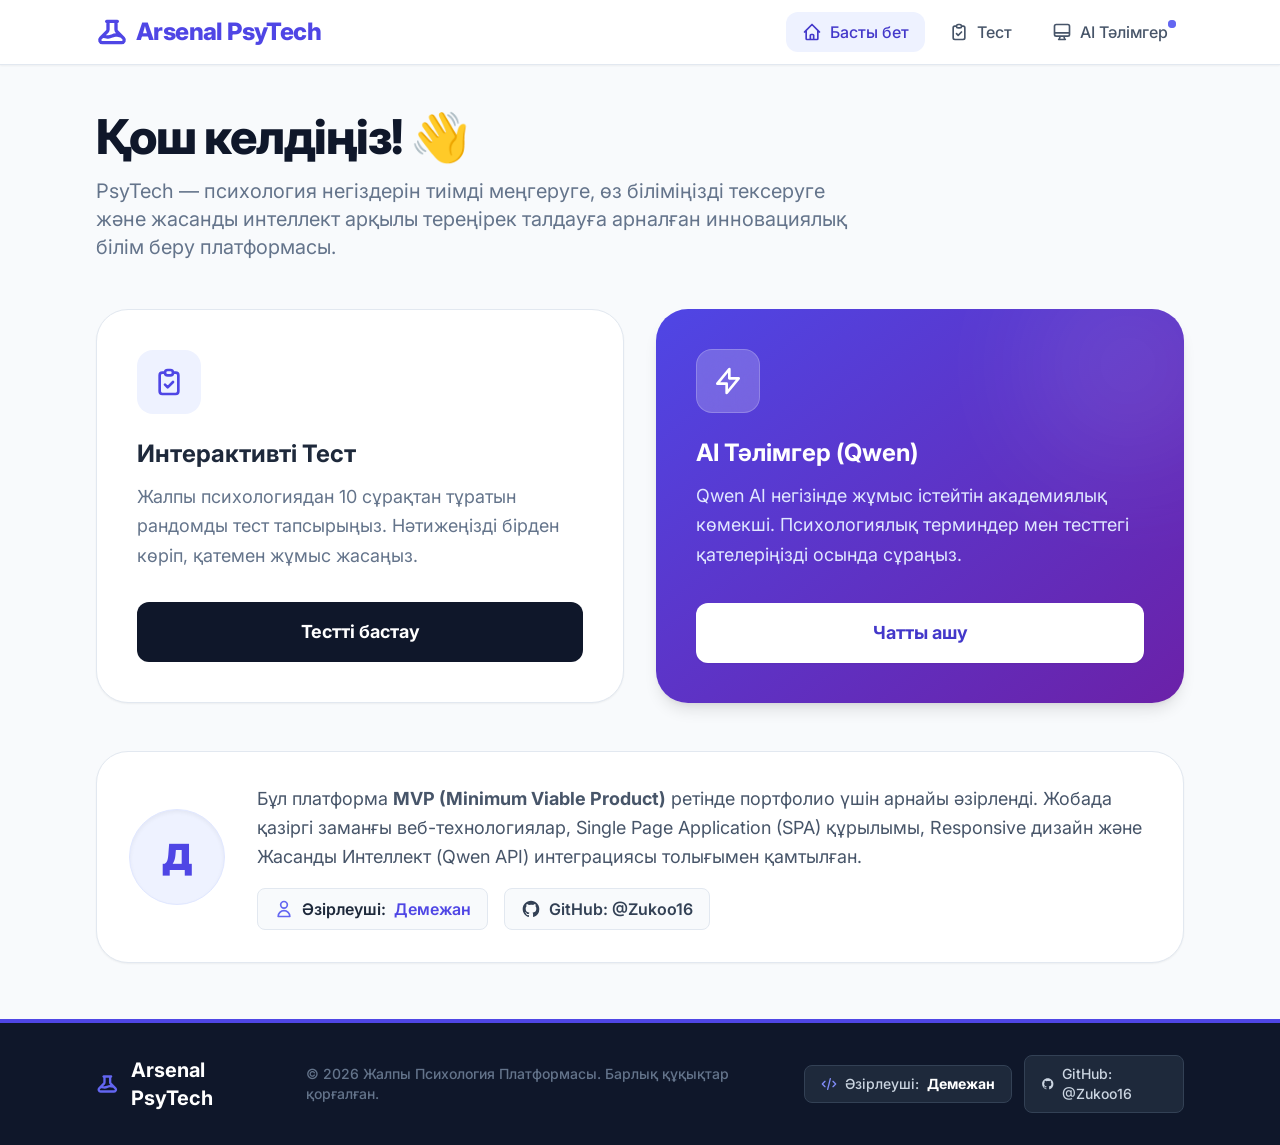
<file: android/assets/index.html>
<!DOCTYPE html>
<html lang="kk">
<head>
    <meta charset="UTF-8">
    <meta name="viewport" content="width=device-width, initial-scale=1.0">
    <title>Arsenal PsyTech: Психология Платформасы</title>
    <link rel="stylesheet" href="tailwind.css">
    <link href="https://fonts.googleapis.com/css2?family=Inter:wght@300;400;500;600;700;800&display=swap" rel="stylesheet">
    <style>
        body { font-family: 'Inter', sans-serif; background-color: #f8fafc; }
        .fade-in { animation: fadeIn 0.4s ease-in-out; }
        @keyframes fadeIn { from { opacity: 0; transform: translateY(10px); } to { opacity: 1; transform: translateY(0); } }
        
        /* Quiz specific styles */
        .option-label { transition: all 0.2s; cursor: pointer; }
        .option-label:hover { background-color: #f1f5f9; border-color: #cbd5e1; }
        .option-label.selected { border-color: #4f46e5; background-color: #e0e7ff; }
        
        /* Custom scrollbar */
        ::-webkit-scrollbar { width: 8px; }
        ::-webkit-scrollbar-track { background: transparent; }
        ::-webkit-scrollbar-thumb { background-color: #cbd5e1; border-radius: 10px; }

        /* Loader */
        .typing-indicator span {
            display: inline-block;
            width: 8px;
            height: 8px;
            background-color: #818cf8;
            border-radius: 50%;
            animation: bounce 1.4s infinite ease-in-out both;
        }
        .typing-indicator span:nth-child(1) { animation-delay: -0.32s; }
        .typing-indicator span:nth-child(2) { animation-delay: -0.16s; }
        @keyframes bounce { 0%, 80%, 100% { transform: scale(0); } 40% { transform: scale(1); } }
    </style>
</head>
<body class="text-slate-800 flex flex-col min-h-screen">

    <!-- Header / Navigation -->
    <header class="bg-white border-b border-slate-200 shadow-sm sticky top-0 z-50">
        <div class="max-w-6xl mx-auto px-4 sm:px-6 lg:px-8">
            <div class="flex justify-between items-center h-16">
                <!-- Logo -->
                <div class="flex items-center gap-2 text-indigo-600 font-extrabold text-2xl tracking-tight cursor-pointer" onclick="navigate('dashboard')">
                    <svg class="w-8 h-8" fill="none" stroke="currentColor" viewBox="0 0 24 24"><path stroke-linecap="round" stroke-linejoin="round" stroke-width="2.5" d="M19.428 15.428a2 2 0 00-1.022-.547l-2.387-.477a6 6 0 00-3.86.517l-.318.158a6 6 0 01-3.86.517L6.05 15.21a2 2 0 00-1.806.547M8 4h8l-1 1v5.172a2 2 0 00.586 1.414l5 5c1.26 1.26.367 3.414-1.415 3.414H4.828c-1.782 0-2.674-2.154-1.414-3.414l5-5A2 2 0 009 10.172V5L8 4z"/></svg>
                    Arsenal PsyTech
                </div>
                
                <!-- Desktop Nav -->
                <nav class="hidden md:flex space-x-2">
                    <button onclick="navigate('dashboard')" id="nav-dashboard" class="px-4 py-2 rounded-xl font-medium bg-indigo-50 text-indigo-700 transition flex items-center gap-2">
                        <svg class="w-5 h-5" fill="none" stroke="currentColor" viewBox="0 0 24 24"><path stroke-linecap="round" stroke-linejoin="round" stroke-width="2" d="M3 12l2-2m0 0l7-7 7 7M5 10v10a1 1 0 001 1h3m10-11l2 2m-2-2v10a1 1 0 01-1 1h-3m-6 0a1 1 0 001-1v-4a1 1 0 011-1h2a1 1 0 011 1v4a1 1 0 001 1m-6 0h6"/></svg>
                        Басты бет
                    </button>
                    <button onclick="navigate('quiz')" id="nav-quiz" class="px-4 py-2 rounded-xl font-medium text-slate-600 hover:bg-slate-50 hover:text-slate-900 transition flex items-center gap-2">
                        <svg class="w-5 h-5" fill="none" stroke="currentColor" viewBox="0 0 24 24"><path stroke-linecap="round" stroke-linejoin="round" stroke-width="2" d="M9 5H7a2 2 0 00-2 2v12a2 2 0 002 2h10a2 2 0 002-2V7a2 2 0 00-2-2h-2M9 5a2 2 0 002 2h2a2 2 0 002-2M9 5a2 2 0 012-2h2a2 2 0 012 2m-6 9l2 2 4-4"/></svg>
                        Тест
                    </button>
                    <button onclick="navigate('ai')" id="nav-ai" class="px-4 py-2 rounded-xl font-medium text-slate-600 hover:bg-slate-50 hover:text-slate-900 transition flex items-center gap-2 relative">
                        <svg class="w-5 h-5" fill="none" stroke="currentColor" viewBox="0 0 24 24"><path stroke-linecap="round" stroke-linejoin="round" stroke-width="2" d="M9.75 17L9 20l-1 1h8l-1-1-.75-3M3 13h18M5 17h14a2 2 0 002-2V5a2 2 0 00-2-2H5a2 2 0 00-2 2v10a2 2 0 002 2z"/></svg>
                        AI Тәлімгер
                        <span class="absolute top-2 right-2 flex h-2 w-2">
                          <span class="animate-ping absolute inline-flex h-full w-full rounded-full bg-indigo-400 opacity-75"></span>
                          <span class="relative inline-flex rounded-full h-2 w-2 bg-indigo-500"></span>
                        </span>
                    </button>
                </nav>

                <!-- Mobile Nav Toggle -->
                <div class="md:hidden flex items-center">
                    <button id="mobile-menu-btn" class="text-slate-600 hover:text-indigo-600 p-2 focus:outline-none" onclick="toggleMobileMenu()">
                        <svg class="w-7 h-7" fill="none" stroke="currentColor" viewBox="0 0 24 24"><path stroke-linecap="round" stroke-linejoin="round" stroke-width="2" d="M4 6h16M4 12h16M4 18h16"/></svg>
                    </button>
                </div>
            </div>
        </div>

        <!-- Mobile Menu (Hidden by default) -->
        <div id="mobile-menu" class="hidden md:hidden bg-white border-t border-slate-100 shadow-lg absolute w-full left-0 z-40">
            <div class="px-4 pt-2 pb-4 space-y-2">
                <button onclick="navigate('dashboard'); toggleMobileMenu();" class="w-full text-left px-4 py-3 rounded-xl font-medium bg-indigo-50 text-indigo-700 flex items-center gap-3">
                    Басты бет
                </button>
                <button onclick="navigate('quiz'); toggleMobileMenu();" class="w-full text-left px-4 py-3 rounded-xl font-medium text-slate-700 hover:bg-slate-50 flex items-center gap-3">
                    Тест Тапсыру
                </button>
                <button onclick="navigate('ai'); toggleMobileMenu();" class="w-full text-left px-4 py-3 rounded-xl font-medium text-slate-700 hover:bg-slate-50 flex items-center gap-3">
                    AI Тәлімгер
                </button>
            </div>
        </div>
    </header>

    <!-- Main Content Area -->
    <main class="flex-1 w-full max-w-6xl mx-auto p-4 sm:p-6 lg:p-8 flex flex-col">
        
        <!-- ================= SECTION 1: DASHBOARD ================= -->
        <div id="section-dashboard" class="page-section flex-1 fade-in">
            <header class="mb-12 text-center md:text-left pt-4">
                <h1 class="text-4xl md:text-5xl font-extrabold text-slate-900 mb-4 tracking-tight">Қош келдіңіз! 👋</h1>
                <p class="text-lg md:text-xl text-slate-500 max-w-3xl leading-relaxed">
                    PsyTech — психология негіздерін тиімді меңгеруге, өз біліміңізді тексеруге және жасанды интеллект арқылы тереңірек талдауға арналған инновациялық білім беру платформасы.
                </p>
            </header>
            
            <div class="grid grid-cols-1 md:grid-cols-2 gap-6 md:gap-8 mb-12">
                <!-- Card 1: Quiz -->
                <div class="bg-white p-8 md:p-10 rounded-[2rem] shadow-sm border border-slate-200 flex flex-col hover:shadow-xl transition-all duration-300 group cursor-pointer" onclick="navigate('quiz')">
                    <div class="w-16 h-16 bg-indigo-50 rounded-2xl flex items-center justify-center text-indigo-600 mb-6 group-hover:scale-110 transition-transform">
                        <svg class="w-8 h-8" fill="none" stroke="currentColor" viewBox="0 0 24 24"><path stroke-linecap="round" stroke-linejoin="round" stroke-width="2" d="M9 5H7a2 2 0 00-2 2v12a2 2 0 002 2h10a2 2 0 002-2V7a2 2 0 00-2-2h-2M9 5a2 2 0 002 2h2a2 2 0 002-2M9 5a2 2 0 012-2h2a2 2 0 012 2m-6 9l2 2 4-4"/></svg>
                    </div>
                    <h3 class="text-2xl font-bold mb-3 text-slate-800">Интерактивті Тест</h3>
                    <p class="text-slate-500 mb-8 flex-1 text-lg leading-relaxed">
                        Жалпы психологиядан 10 сұрақтан тұратын рандомды тест тапсырыңыз. Нәтижеңізді бірден көріп, қатемен жұмыс жасаңыз.
                    </p>
                    <button class="w-full py-4 bg-slate-900 text-white rounded-xl font-bold text-lg hover:bg-indigo-600 transition-colors">Тестті бастау</button>
                </div>

                <!-- Card 2: AI Tutor -->
                <div class="bg-gradient-to-br from-indigo-600 to-purple-800 p-8 md:p-10 rounded-[2rem] shadow-lg text-white flex flex-col relative overflow-hidden group cursor-pointer hover:shadow-2xl transition-all duration-300" onclick="navigate('ai')">
                    <div class="absolute top-0 right-0 -mt-10 -mr-10 w-48 h-48 bg-white opacity-10 rounded-full blur-3xl group-hover:opacity-20 transition-opacity"></div>
                    <div class="w-16 h-16 bg-white/20 rounded-2xl flex items-center justify-center text-white mb-6 backdrop-blur-md border border-white/20 group-hover:scale-110 transition-transform">
                        <svg class="w-8 h-8" fill="none" stroke="currentColor" viewBox="0 0 24 24"><path stroke-linecap="round" stroke-linejoin="round" stroke-width="2" d="M13 10V3L4 14h7v7l9-11h-7z"/></svg>
                    </div>
                    <h3 class="text-2xl font-bold mb-3">AI Тәлімгер (Qwen)</h3>
                    <p class="text-indigo-100 mb-8 flex-1 text-lg leading-relaxed">
                        Qwen AI негізінде жұмыс істейтін академиялық көмекші. Психологиялық терминдер мен тесттегі қателеріңізді осында сұраңыз.
                    </p>
                    <button class="w-full py-4 bg-white text-indigo-700 rounded-xl font-bold text-lg hover:bg-slate-50 transition-colors shadow-sm">Чатты ашу</button>
                </div>
            </div>

            <!-- About Developer Section -->
            <div class="bg-white p-8 rounded-[2rem] border border-slate-200 mb-6 flex flex-col md:flex-row items-center gap-8 shadow-sm">
                <div class="w-24 h-24 bg-indigo-50 rounded-full flex items-center justify-center text-indigo-600 font-black text-4xl shadow-inner border border-indigo-100 flex-shrink-0">
                    Д
                </div>
                <div>
                   
                    <p class="text-slate-600 text-lg mb-4 leading-relaxed">
                        Бұл платформа <strong>MVP (Minimum Viable Product)</strong> ретінде портфолио үшін арнайы әзірленді. Жобада қазіргі заманғы веб-технологиялар, Single Page Application (SPA) құрылымы, Responsive дизайн және Жасанды Интеллект (Qwen API) интеграциясы толығымен қамтылған.
                    </p>
                    <div class="flex flex-wrap items-center gap-4 text-base">
                        <span class="inline-flex items-center gap-2 bg-slate-50 border border-slate-200 px-4 py-2 rounded-lg font-semibold text-slate-800">
                            <svg class="w-5 h-5 text-indigo-500" fill="none" stroke="currentColor" viewBox="0 0 24 24"><path stroke-linecap="round" stroke-linejoin="round" stroke-width="2" d="M16 7a4 4 0 11-8 0 4 4 0 018 0zM12 14a7 7 0 00-7 7h14a7 7 0 00-7-7z"/></svg>
                            Әзірлеуші: <span class="text-indigo-600">Демежан</span>
                        </span>
                        <a href="https://github.com/Zukoo16" target="_blank" class="inline-flex items-center gap-2 bg-slate-50 border border-slate-200 px-4 py-2 rounded-lg font-semibold text-slate-700 hover:bg-slate-100 hover:text-slate-900 transition">
                            <svg class="w-5 h-5" fill="currentColor" viewBox="0 0 24 24"><path fill-rule="evenodd" d="M12 2C6.477 2 2 6.484 2 12.017c0 4.425 2.865 8.18 6.839 9.504.5.092.682-.217.682-.483 0-.237-.008-.868-.013-1.703-2.782.605-3.369-1.343-3.369-1.343-.454-1.158-1.11-1.466-1.11-1.466-.908-.62.069-.608.069-.608 1.003.07 1.531 1.032 1.531 1.032.892 1.53 2.341 1.088 2.91.832.092-.647.35-1.088.636-1.338-2.22-.253-4.555-1.113-4.555-4.951 0-1.093.39-1.988 1.029-2.688-.103-.253-.446-1.272.098-2.65 0 0 .84-.27 2.75 1.026A9.564 9.564 0 0112 6.844c.85.004 1.705.115 2.504.337 1.909-1.296 2.747-1.027 2.747-1.027.546 1.379.202 2.398.1 2.651.64.7 1.028 1.595 1.028 2.688 0 3.848-2.339 4.695-4.566 4.943.359.309.678.92.678 1.855 0 1.338-.012 2.419-.012 2.747 0 .268.18.58.688.482A10.019 10.019 0 0022 12.017C22 6.484 17.522 2 12 2z" clip-rule="evenodd"/></svg>
                            GitHub: @Zukoo16
                        </a>
                    </div>
                </div>
            </div>
        </div>

        <!-- ================= SECTION 2: QUIZ ================= -->
        <div id="section-quiz" class="page-section hidden flex-1 fade-in max-w-4xl mx-auto w-full">
            
            <!-- Quiz Start Screen -->
            <div id="quiz-start" class="bg-white p-10 md:p-16 rounded-[2rem] shadow-sm border border-slate-200 text-center mt-6">
                <div class="w-28 h-28 bg-indigo-50 rounded-full flex items-center justify-center mx-auto mb-8 border-4 border-indigo-100 shadow-inner">
                    <svg class="w-14 h-14 text-indigo-600" fill="none" stroke="currentColor" viewBox="0 0 24 24"><path stroke-linecap="round" stroke-linejoin="round" stroke-width="2" d="M9 12l2 2 4-4m6 2a9 9 0 11-18 0 9 9 0 0118 0z"/></svg>
                </div>
                <h2 class="text-3xl md:text-4xl font-extrabold mb-4 text-slate-900">Психологиядан Тест</h2>
                <p class="text-slate-500 mb-10 max-w-lg mx-auto text-lg leading-relaxed">
                    15 сұрақтан тұратын базадан кездейсоқ 10 сұрақ таңдалады. Дайын болсаңыз, біліміңізді тексеріп көрейік!
                </p>
                <button onclick="startQuiz()" class="bg-indigo-600 text-white px-12 py-4 rounded-2xl font-bold text-xl hover:bg-indigo-700 transition shadow-lg hover:shadow-indigo-500/40">Тестті Бастау</button>
            </div>

            <!-- Quiz In-Progress Screen -->
            <div id="quiz-active" class="hidden bg-white p-6 md:p-10 rounded-[2rem] shadow-sm border border-slate-200 mt-6">
                <div class="flex justify-between items-center mb-10">
                    <span class="text-sm md:text-base font-bold text-indigo-700 bg-indigo-50 px-5 py-2 rounded-full border border-indigo-100">Сұрақ <span id="current-q-num">1</span>/10</span>
                    <div class="w-1/2 bg-slate-100 rounded-full h-3 border border-slate-200">
                        <div id="progress-bar" class="bg-indigo-600 h-3 rounded-full transition-all duration-300" style="width: 10%"></div>
                    </div>
                </div>
                
                <h2 id="question-text" class="text-2xl md:text-3xl font-bold mb-8 text-slate-800 leading-tight">Сұрақ мәтіні</h2>
                
                <div id="options-container" class="space-y-4 mb-10">
                    <!-- Options generated dynamically -->
                </div>

                <div class="flex justify-end pt-6 border-t border-slate-100">
                    <button id="next-btn" onclick="nextQuestion()" class="hidden bg-slate-900 text-white px-10 py-3.5 rounded-xl font-bold text-lg hover:bg-slate-800 transition">Келесі сұрақ</button>
                    <button id="submit-btn" onclick="showResults()" class="hidden bg-emerald-600 text-white px-10 py-3.5 rounded-xl font-bold text-lg hover:bg-emerald-700 transition shadow-lg hover:shadow-emerald-500/30">Нәтижені көру</button>
                </div>
            </div>

            <!-- Quiz Results Screen -->
            <div id="quiz-results" class="hidden bg-white p-6 md:p-10 rounded-[2rem] shadow-sm border border-slate-200 mt-6">
                <div class="text-center mb-10">
                    <h2 class="text-4xl font-extrabold mb-8 text-slate-900">Тест аяқталды!</h2>
                    <div class="inline-flex items-center justify-center w-40 h-40 rounded-full bg-slate-50 border-8 border-indigo-100 mb-6 shadow-inner relative">
                        <svg class="absolute top-0 right-0 -mt-2 -mr-2 w-10 h-10 text-yellow-500 drop-shadow-md" fill="currentColor" viewBox="0 0 20 20"><path d="M9.049 2.927c.3-.921 1.603-.921 1.902 0l1.07 3.292a1 1 0 00.95.69h3.462c.969 0 1.371 1.24.588 1.81l-2.8 2.034a1 1 0 00-.364 1.118l1.07 3.292c.3.921-.755 1.688-1.54 1.118l-2.8-2.034a1 1 0 00-1.175 0l-2.8 2.034c-.784.57-1.838-.197-1.539-1.118l1.07-3.292a1 1 0 00-.364-1.118L2.98 8.72c-.783-.57-.38-1.81.588-1.81h3.461a1 1 0 00.951-.69l1.07-3.292z"/></svg>
                        <span class="text-6xl font-black text-indigo-600" id="score-display">0</span>
                        <span class="text-2xl text-slate-400 ml-1 font-bold mt-4">/10</span>
                    </div>
                </div>
                
                <div class="bg-indigo-50/70 p-8 rounded-3xl border border-indigo-100 mb-10">
                    <h3 class="text-xl font-bold text-indigo-900 mb-3 flex items-center gap-2">
                        <svg class="w-6 h-6 text-indigo-500" fill="none" stroke="currentColor" viewBox="0 0 24 24"><path stroke-linecap="round" stroke-linejoin="round" stroke-width="2" d="M13 16h-1v-4h-1m1-4h.01M21 12a9 9 0 11-18 0 9 9 0 0118 0z"/></svg>
                        Қорытынды Талдау
                    </h3>
                    <p id="interp-text" class="text-indigo-900/80 text-lg leading-relaxed"></p>
                </div>

                <div class="mb-12">
                    <h3 class="text-2xl font-bold text-slate-800 border-b-2 border-slate-100 pb-4 mb-6">Қатемен жұмыс:</h3>
                    <div id="review-list" class="space-y-5"></div>
                </div>

                <div class="flex flex-col sm:flex-row gap-4 justify-center">
                    <button onclick="restartQuiz()" class="bg-indigo-600 text-white px-10 py-4 rounded-xl font-bold text-lg hover:bg-indigo-700 transition shadow-lg">Қайта тапсыру</button>
                    <button onclick="navigate('ai')" class="bg-slate-50 border-2 border-indigo-200 text-indigo-700 px-10 py-4 rounded-xl font-bold text-lg hover:bg-indigo-50 transition">AI Тәлімгерден сұрау</button>
                </div>
            </div>
        </div>

        <!-- ================= SECTION 3: AI TUTOR (GEMINI) ================= -->
        <div id="section-ai" class="page-section hidden flex-1 fade-in flex flex-col max-w-5xl mx-auto w-full min-h-[600px] h-[80vh] py-6">
            <div class="flex-1 flex flex-col bg-white rounded-[2rem] shadow-sm border border-slate-200 overflow-hidden">
                
                <!-- Chat Header -->
                <div class="p-6 border-b border-slate-100 flex items-center justify-between bg-slate-50/50">
                    <div class="flex items-center gap-4">
                        <div class="relative">
                            <div class="w-14 h-14 rounded-2xl bg-gradient-to-tr from-indigo-500 to-purple-600 flex items-center justify-center text-white shadow-sm border border-indigo-400/30">
                                <svg class="w-8 h-8" fill="none" stroke="currentColor" viewBox="0 0 24 24"><path stroke-linecap="round" stroke-linejoin="round" stroke-width="2" d="M9.75 17L9 20l-1 1h8l-1-1-.75-3M3 13h18M5 17h14a2 2 0 002-2V5a2 2 0 00-2-2H5a2 2 0 00-2 2v10a2 2 0 002 2z"/></svg>
                            </div>
                            <span class="absolute -bottom-1 -right-1 w-4 h-4 bg-emerald-500 border-2 border-white rounded-full"></span>
                        </div>
                        <div>
                            <h3 class="font-extrabold text-xl text-slate-900">AI Тәлімгер</h3>
                            <p class="text-sm text-slate-500 font-medium mt-0.5">Qwen3-8B моделі негізінде</p>
                        </div>
                    </div>
                </div>
                
                <!-- Chat Messages Area -->
                <div id="chat-messages" class="flex-1 overflow-y-auto p-6 space-y-6 bg-slate-50/30 scroll-smooth">
                    <!-- Welcome Message -->
                    <div class="flex gap-4">
                        <div class="w-10 h-10 rounded-full bg-gradient-to-br from-indigo-500 to-purple-600 flex-shrink-0 flex items-center justify-center text-white font-bold text-sm shadow-sm mt-1">AI</div>
                        <div class="bg-white border border-slate-200 p-5 rounded-2xl rounded-tl-none shadow-sm text-slate-700 max-w-[85%] text-base leading-relaxed">
                            Сәлеметсіз бе! Мен Arsenal PsyTech платформасының интеллектуалды тәлімгерімін. Мен психология бағыттарын, ғалымдарды және термин сөздерді жақсы білемін. 
                            <br><br>
                            Тест барысында түсінбеген сұрақтарыңыз болса немесе жалпы психологиядан кез келген тақырыпты талқылағыңыз келсе, маған жаза беріңіз. Сізге көмектесуге дайынмын! 🧠✨
                        </div>
                    </div>
                </div>

                <!-- Chat Input Area -->
                <div class="p-5 bg-white border-t border-slate-200">
                    <form id="chat-form" class="flex gap-3 max-w-4xl mx-auto" onsubmit="handleChatSubmit(event)">
                        <input type="text" id="chat-input" class="flex-1 bg-slate-50 border border-slate-200 focus:bg-white focus:border-indigo-500 focus:ring-4 focus:ring-indigo-500/10 rounded-2xl px-6 py-4 outline-none transition text-base" placeholder="Сұрағыңызды осында жазыңыз (мысалы: Эдип кешені деген не?)" autocomplete="off">
                        <button type="submit" id="send-btn" class="bg-indigo-600 text-white px-8 rounded-2xl font-bold hover:bg-indigo-700 transition flex items-center justify-center shadow-md disabled:opacity-50 disabled:cursor-not-allowed">
                            <svg class="w-6 h-6 transform rotate-90" fill="none" stroke="currentColor" viewBox="0 0 24 24"><path stroke-linecap="round" stroke-linejoin="round" stroke-width="2.5" d="M12 19l9 2-9-18-9 18 9-2zm0 0v-8"/></svg>
                        </button>
                    </form>
                </div>
            </div>
        </div>

    </main>

    <!-- Footer -->
    <footer class="bg-slate-900 mt-auto text-slate-400 py-8 border-t-4 border-indigo-600">
        <div class="max-w-6xl mx-auto px-4 sm:px-6 lg:px-8">
            <div class="flex flex-col md:flex-row justify-between items-center gap-6">
                <div class="flex items-center gap-3 text-white font-bold text-xl">
                    <svg class="w-6 h-6 text-indigo-500" fill="none" stroke="currentColor" viewBox="0 0 24 24"><path stroke-linecap="round" stroke-linejoin="round" stroke-width="2.5" d="M19.428 15.428a2 2 0 00-1.022-.547l-2.387-.477a6 6 0 00-3.86.517l-.318.158a6 6 0 01-3.86.517L6.05 15.21a2 2 0 00-1.806.547M8 4h8l-1 1v5.172a2 2 0 00.586 1.414l5 5c1.26 1.26.367 3.414-1.415 3.414H4.828c-1.782 0-2.674-2.154-1.414-3.414l5-5A2 2 0 009 10.172V5L8 4z"/></svg>
                    Arsenal PsyTech
                </div>
                <div class="text-sm font-medium text-slate-500 text-center md:text-left">
                    © 2026 Жалпы Психология Платформасы. Барлық құқықтар қорғалған.
                </div>
                <div class="flex flex-col sm:flex-row items-center gap-3">
                    <span class="bg-slate-800 text-slate-300 px-4 py-2 rounded-lg font-medium text-sm flex items-center gap-2 border border-slate-700">
                        <svg class="w-4 h-4 text-indigo-400" fill="none" stroke="currentColor" viewBox="0 0 24 24"><path stroke-linecap="round" stroke-linejoin="round" stroke-width="2" d="M10 20l4-16m4 4l4 4-4 4M6 16l-4-4 4-4"/></svg>
                        Әзірлеуші: <span class="text-white font-bold">Демежан</span>
                    </span>
                    <a href="https://github.com/Zukoo16" target="_blank" class="bg-slate-800 text-slate-300 px-4 py-2 rounded-lg font-medium text-sm flex items-center gap-2 border border-slate-700 hover:bg-slate-700 hover:text-white transition">
                        <svg class="w-4 h-4" fill="currentColor" viewBox="0 0 24 24"><path fill-rule="evenodd" d="M12 2C6.477 2 2 6.484 2 12.017c0 4.425 2.865 8.18 6.839 9.504.5.092.682-.217.682-.483 0-.237-.008-.868-.013-1.703-2.782.605-3.369-1.343-3.369-1.343-.454-1.158-1.11-1.466-1.11-1.466-.908-.62.069-.608.069-.608 1.003.07 1.531 1.032 1.531 1.032.892 1.53 2.341 1.088 2.91.832.092-.647.35-1.088.636-1.338-2.22-.253-4.555-1.113-4.555-4.951 0-1.093.39-1.988 1.029-2.688-.103-.253-.446-1.272.098-2.65 0 0 .84-.27 2.75 1.026A9.564 9.564 0 0112 6.844c.85.004 1.705.115 2.504.337 1.909-1.296 2.747-1.027 2.747-1.027.546 1.379.202 2.398.1 2.651.64.7 1.028 1.595 1.028 2.688 0 3.848-2.339 4.695-4.566 4.943.359.309.678.92.678 1.855 0 1.338-.012 2.419-.012 2.747 0 .268.18.58.688.482A10.019 10.019 0 0022 12.017C22 6.484 17.522 2 12 2z" clip-rule="evenodd"/></svg>
                        GitHub: @Zukoo16
                    </a>
                </div>
            </div>
        </div>
    </footer>

<script>
    // --- 1. SPA NAVIGATION LOGIC ---
    function navigate(section) {
        // Hide all sections
        document.querySelectorAll('.page-section').forEach(el => el.classList.add('hidden'));
        
        // Reset Nav Buttons
        ['dashboard', 'quiz', 'ai'].forEach(id => {
            const el = document.getElementById(`nav-${id}`);
            if(el) {
                el.classList.remove('bg-indigo-50', 'text-indigo-700');
                el.classList.add('text-slate-600');
            }
        });

        // Show target section and highlight nav
        document.getElementById(`section-${section}`).classList.remove('hidden');
        const activeNav = document.getElementById(`nav-${section}`);
        if(activeNav) {
            activeNav.classList.remove('text-slate-600');
            activeNav.classList.add('bg-indigo-50', 'text-indigo-700');
        }
        window.scrollTo({ top: 0, behavior: 'smooth' });
    }

    function toggleMobileMenu() {
        const menu = document.getElementById('mobile-menu');
        menu.classList.toggle('hidden');
    }

    // --- 2. QUIZ LOGIC (15 Pool -> 10 Random) ---
    const allQuestions = [
        { q: "Психологияның дербес ғылым ретінде қалыптасқан жылы және алғашқы зертхананы ашқан ғалым?", o: ["1879 жылы, Вильгельм Вундт", "1900 жылы, Зигмунд Фрейд", "1913 жылы, Джон Уотсон", "1890 жылы, Уильям Джеймс"], a: 0 },
        { q: "Зигмунд Фрейдтің негізін қалаған бағыты қалай аталады?", o: ["Бихевиоризм", "Гештальтпсихология", "Психоанализ", "Гуманистік психология"], a: 2 },
        { q: "Бихевиоризм бағытының негізгі зерттеу пәні не?", o: ["Бейсаналылық", "Мінез-құлық", "Танымдық процестер", "Адамның жан дүниесі"], a: 1 },
        { q: "Абрахам Маслоудың қажеттіліктер пирамидасының ең жоғарғы сатысында не орналасқан?", o: ["Физиологиялық қажеттіліктер", "Қауіпсіздік", "Өзін-өзі өзектендіру (самоактуализация)", "Құрметке ие болу"], a: 2 },
        { q: "Адамның психологиялық типтерін (интроверт және экстраверт) алғаш ұсынған ғалым кім?", o: ["Карл Юнг", "Альфред Адлер", "Эрик Эриксон", "Ганс Айзенк"], a: 0 },
        { q: "Джордж Миллердің зерттеуі бойынша адамның қысқа мерзімді жадысының орташа көлемі қандай?", o: ["3 ± 1 бірлік", "5 ± 2 бірлік", "7 ± 2 бірлік", "9 ± 2 бірлік"], a: 2 },
        { q: "Шартты рефлекстер құбылысын ашқан физиолог, психологияға үлкен үлес қосқан ғалым?", o: ["Иван Сеченов", "Иван Павлов", "Беррес Скиннер", "Джон Уотсон"], a: 1 },
        { q: "Эмпатия дегеніміз не?", o: ["Басқа адамның эмоциялық жағдайын түсіну", "Өз сезімдерін басқара алу қабілеті", "Қоғамдық ережелерге бағыну", "Ақпаратты тез есте сақтау"], a: 0 },
        { q: "Жеке тұлғаның әлеуметтік ортаға бейімделуі, құндылықтарды меңгеруі қалай аталады?", o: ["Адаптация", "Әлеуметтену (социализация)", "Ассимиляция", "Идентификация"], a: 1 },
        { q: "Когнитивті психология негізінен нені зерттейді?", o: ["Балалық шақтағы травмаларды", "Адамның танымдық процестерін (ойлау, зейін, жады)", "Топтық динамиканы", "Жүйке жүйесінің анатомиясын"], a: 1 },
        { q: "Психологиядағы 'Интроспекция' әдісі нені білдіреді?", o: ["Жануарларды бақылау", "Өз-өзін бақылау, өз ішкі күйін талдау", "Математикалық модельдеу", "Топтық эксперимент"], a: 1 },
        { q: "Эдип кешені ұғымы қай бағытта көп қарастырылады?", o: ["Бихевиоризм", "Когнитивті психология", "Психоанализ", "Гуманизм"], a: 2 },
        { q: "Темпераменттің 4 түрін алғаш сипаттаған антикалық дәрігер?", o: ["Аристотель", "Сократ", "Гиппократ", "Платон"], a: 2 },
        { q: "Гештальтпсихологияның негізгі принципі қандай?", o: ["Бүтін нәрсе өзінің бөлшектерінің қосындысынан үлкен", "Мінез-құлық тек стимул мен реакция", "Ойлау тек тіл арқылы жүзеге асады", "Адам тек инстинктілермен басқарылады"], a: 0 },
        { q: "Зейіннің негізгі қасиеттеріне қайсысы жатпайды?", o: ["Тұрақтылығы", "Көлемі", "Ауыспалылығы", "Импульсивтілігі"], a: 3 }
    ];

    let currentQuiz = [];
    let currentQuestionIndex = 0;
    let score = 0;
    let userAnswers = [];
    let selectedOption = -1;

    function shuffleArray(array) {
        let newArray = [...array];
        for (let i = newArray.length - 1; i > 0; i--) {
            const j = Math.floor(Math.random() * (i + 1));
            [newArray[i], newArray[j]] = [newArray[j], newArray[i]];
        }
        return newArray;
    }

    function startQuiz() {
        let shuffled = shuffleArray(allQuestions);
        currentQuiz = shuffled.slice(0, 10);
        currentQuestionIndex = 0;
        score = 0;
        userAnswers = [];
        
        document.getElementById('quiz-start').classList.add('hidden');
        document.getElementById('quiz-results').classList.add('hidden');
        document.getElementById('quiz-active').classList.remove('hidden');
        
        loadQuestion();
    }

    function loadQuestion() {
        selectedOption = -1;
        document.getElementById('next-btn').classList.add('hidden');
        document.getElementById('submit-btn').classList.add('hidden');
        
        let q = currentQuiz[currentQuestionIndex];
        document.getElementById('current-q-num').innerText = currentQuestionIndex + 1;
        document.getElementById('progress-bar').style.width = ((currentQuestionIndex + 1) / 10) * 100 + '%';
        document.getElementById('question-text').innerText = `${currentQuestionIndex + 1}. ${q.q}`;
        
        let optionsHtml = '';
        q.o.forEach((opt, index) => {
            optionsHtml += `
                <div id="opt-${index}" class="option-label border-2 border-slate-200 rounded-2xl p-5 flex items-center gap-4 bg-white shadow-sm" onclick="selectOption(${index})">
                    <div class="w-6 h-6 rounded-full border-2 border-slate-300 flex items-center justify-center radio-circle flex-shrink-0 transition-colors"></div>
                    <span class="font-medium text-slate-700 text-lg">${opt}</span>
                </div>
            `;
        });
        document.getElementById('options-container').innerHTML = optionsHtml;
    }

    function selectOption(index) {
        for(let i=0; i<currentQuiz[currentQuestionIndex].o.length; i++){
            let el = document.getElementById(`opt-${i}`);
            el.classList.remove('selected');
            el.querySelector('.radio-circle').innerHTML = '';
            el.querySelector('.radio-circle').classList.replace('border-indigo-600', 'border-slate-300');
        }
        
        selectedOption = index;
        let selectedEl = document.getElementById(`opt-${index}`);
        selectedEl.classList.add('selected');
        let circle = selectedEl.querySelector('.radio-circle');
        circle.classList.replace('border-slate-300', 'border-indigo-600');
        circle.innerHTML = '<div class="w-3 h-3 bg-indigo-600 rounded-full"></div>';
        
        if (currentQuestionIndex < currentQuiz.length - 1) {
            document.getElementById('next-btn').classList.remove('hidden');
        } else {
            document.getElementById('submit-btn').classList.remove('hidden');
        }
    }

    function checkAnswer() {
        let isCorrect = selectedOption === currentQuiz[currentQuestionIndex].a;
        if (isCorrect) score++;
        
        userAnswers.push({
            q: currentQuiz[currentQuestionIndex].q,
            userChoice: currentQuiz[currentQuestionIndex].o[selectedOption],
            correctChoice: currentQuiz[currentQuestionIndex].o[currentQuiz[currentQuestionIndex].a],
            isCorrect: isCorrect
        });
    }

    function nextQuestion() {
        if (selectedOption !== -1) {
            checkAnswer();
            currentQuestionIndex++;
            loadQuestion();
        }
    }

    function showResults() {
        if (selectedOption !== -1) checkAnswer();
        
        document.getElementById('quiz-active').classList.add('hidden');
        document.getElementById('quiz-results').classList.remove('hidden');
        document.getElementById('score-display').innerText = score;
        
        let interpText = "";
        if (score >= 9) interpText = "<strong>🏆 Үздік нәтиже! (100 балл)</strong><br>Сіз психология негіздерін жоғары деңгейде меңгергенсіз. Терминдер мен ғалымдарды өте жақсы білесіз. Бұл көрсеткіш кез келген оқытушыны таң қалдырады!";
        else if (score >= 6) interpText = "<strong>👍 Жақсы нәтиже!</strong><br>Сізде мықты базалық білім бар. Психология бағыттарын жақсы түсінесіз. Кейбір ұсақ детальдарды қатемен жұмыс арқылы пысықтап алыңыз.";
        else if (score >= 4) interpText = "<strong>📚 Қанағаттанарлық нәтиже.</strong><br>Психология туралы жалпы түсінігіңіз бар, бірақ ғылыми бағыттарды тереңірек оқуға кеңес береміз.";
        else interpText = "<strong>🌱 Бастамасы ғана.</strong><br>Бұл тест сізді психологияны зерттеуге шабыттандырады деп үміттенеміз. Төмендегі қателермен жұмыс жасап, біліміңізді толықтырыңыз.";
        
        document.getElementById('interp-text').innerHTML = interpText;

        let reviewHtml = '';
        let hasErrors = false;
        userAnswers.forEach((ans, i) => {
            if (!ans.isCorrect) {
                hasErrors = true;
                reviewHtml += `
                    <div class="p-6 bg-red-50/50 border border-red-100 rounded-2xl shadow-sm">
                        <p class="font-bold text-slate-800 mb-4 text-lg">${i+1}. ${ans.q}</p>
                        <div class="flex flex-col gap-2">
                           <div class="bg-white px-4 py-3 rounded-xl border border-slate-200">
                               <p class="text-red-500 font-medium">❌ Сіздің жауап: <span class="line-through text-slate-500">${ans.userChoice}</span></p>
                           </div>
                           <div class="bg-emerald-50 px-4 py-3 rounded-xl border border-emerald-200">
                               <p class="text-emerald-700 font-bold">✅ Дұрыс жауап: ${ans.correctChoice}</p>
                           </div>
                        </div>
                    </div>
                `;
            }
        });
        
        if (!hasErrors) reviewHtml = `<div class="p-6 bg-emerald-50 border border-emerald-200 rounded-2xl text-emerald-700 font-bold text-center text-xl shadow-sm">Тамаша! Сізде бірде-бір қате жоқ! 🎉</div>`;
        document.getElementById('review-list').innerHTML = reviewHtml;
        window.scrollTo({ top: 0, behavior: 'smooth' });
    }

    function restartQuiz() { startQuiz(); window.scrollTo({ top: 0, behavior: 'smooth' }); }

    // --- 3. AI CHAT LOGIC (Qwen / OpenAI-формат API) ---
    let chatHistory = [];
    const systemPrompt = "Сен 'Arsenal PsyTech' платформасының академиялық AI-тәлімгерісің. Бұл платформаны әзірлеген: Демежан (GitHub: @Zukoo16). Сенің міндетің - студенттердің психология пәні бойынша сұрақтарына қазақ тілінде, кәсіби, академиялық, бірақ өте түсінікті тілмен жауап беру. Егер тесттегі қате туралы немесе психологиялық терминдер жайлы сұраса, жан-жақты түсіндіріп бер. Жауаптарың құрылымды, әдемі форматталған болсын.";

    function formatText(text) {
        return text
            .replace(/\*\*(.*?)\*\*/g, '<strong>$1</strong>')
            .replace(/\*(.*?)\*/g, '<em>$1</em>')
            .replace(/\n/g, '<br>');
    }

    function addMessageToUI(text, sender) {
        const chatContainer = document.getElementById('chat-messages');
        const msgDiv = document.createElement('div');
        msgDiv.className = `flex gap-4 fade-in ${sender === 'user' ? 'flex-row-reverse' : ''}`;
        
        const avatar = sender === 'user' 
            ? `<div class="w-10 h-10 rounded-full bg-slate-200 flex-shrink-0 flex items-center justify-center text-slate-600 font-bold text-sm shadow-sm mt-1">Сіз</div>`
            : `<div class="w-10 h-10 rounded-full bg-gradient-to-br from-indigo-500 to-purple-600 flex-shrink-0 flex items-center justify-center text-white font-bold text-sm shadow-sm mt-1">AI</div>`;
        
        const bubbleStyles = sender === 'user'
            ? `bg-indigo-600 text-white rounded-tr-none shadow-md border border-indigo-700`
            : `bg-white border border-slate-200 text-slate-700 rounded-tl-none shadow-sm`;

        msgDiv.innerHTML = `
            ${avatar}
            <div class="p-5 rounded-2xl text-[15px] leading-relaxed max-w-[85%] ${bubbleStyles}">
                ${formatText(text)}
            </div>
        `;
        
        chatContainer.appendChild(msgDiv);
        chatContainer.scrollTop = chatContainer.scrollHeight;
    }

    function addTypingIndicator() {
        const chatContainer = document.getElementById('chat-messages');
        const loaderId = 'loader-' + Date.now();
        const msgDiv = document.createElement('div');
        msgDiv.id = loaderId;
        msgDiv.className = `flex gap-4 fade-in`;
        msgDiv.innerHTML = `
            <div class="w-10 h-10 rounded-full bg-gradient-to-br from-indigo-500 to-purple-600 flex-shrink-0 flex items-center justify-center text-white font-bold text-sm shadow-sm mt-1">AI</div>
            <div class="bg-white border border-slate-200 p-5 rounded-2xl rounded-tl-none shadow-sm flex items-center">
                <div class="typing-indicator flex gap-1">
                    <span></span><span></span><span></span>
                </div>
            </div>
        `;
        chatContainer.appendChild(msgDiv);
        chatContainer.scrollTop = chatContainer.scrollHeight;
        return loaderId;
    }

    async function handleChatSubmit(e) {
        e.preventDefault();
        const inputEl = document.getElementById('chat-input');
        const sendBtn = document.getElementById('send-btn');
        const userText = inputEl.value.trim();
        
        if (!userText) return;

        addMessageToUI(userText, 'user');
        chatHistory.push({ role: "user", parts: [{ text: userText }] });
        inputEl.value = '';
        
        inputEl.disabled = true;
        sendBtn.disabled = true;
        sendBtn.classList.add('opacity-50', 'cursor-not-allowed');
        
        const loaderId = addTypingIndicator();

        // AI бэкенд: OpenAI-формат API (alem.ai, qwen3-8).
        //  — build.ki автomatik токенделеди (android/build.sh, .env-тен).
        const apiKey = "";
        const apiUrl = "https://llm.alem.ai/v1/chat/completions";
        const aiModel = "qwen3-8";

        const payload = {
            model: aiModel,
            messages: [
                { role: "system", content: systemPrompt },
                ...chatHistory.map(m => ({ role: m.role, content: m.parts[0].text }))
            ],
            temperature: 0.7,
            max_tokens: 12000,
            chat_template_kwargs: { enable_thinking: false }
        };

        try {
            const response = await fetch(apiUrl, {
                method: 'POST',
                headers: {
                    'Content-Type': 'application/json',
                    'Authorization': 'Bearer ' + apiKey
                },
                body: JSON.stringify(payload)
            });

            const result = await response.json().catch(() => ({}));
            document.getElementById(loaderId).remove();

            if (!response.ok) {
                const apiErr = (result.error && result.error.message) ? result.error.message : ('HTTP ' + response.status);
                addMessageToUI("Кешіріңіз, серверден қате келді (" + apiErr + "). Қайта байқап көріңіз.", 'model');
                return;
            }

            const choice = result.choices && result.choices[0];
            const aiResponseText = choice && choice.message && (choice.message.content || '').trim();

            if (aiResponseText) {
                addMessageToUI(aiResponseText, 'model');
                chatHistory.push({ role: "model", parts: [{ text: aiResponseText }] });
            } else {
                addMessageToUI("Кешіріңіз, серверден бос жауап келді. Қайта байқап көріңіз.", 'model');
            }
        } catch (error) {
            if(document.getElementById(loaderId)) document.getElementById(loaderId).remove();
            addMessageToUI("Желіде қате кетті немесе сервер жауап бермей жатыр. Қайта тексеріңіз.", 'model');
            console.error("API Error:", error);
        } finally {
            inputEl.disabled = false;
            sendBtn.disabled = false;
            sendBtn.classList.remove('opacity-50', 'cursor-not-allowed');
            inputEl.focus();
        }
    }
</script>
</body>
</html>
</file>
